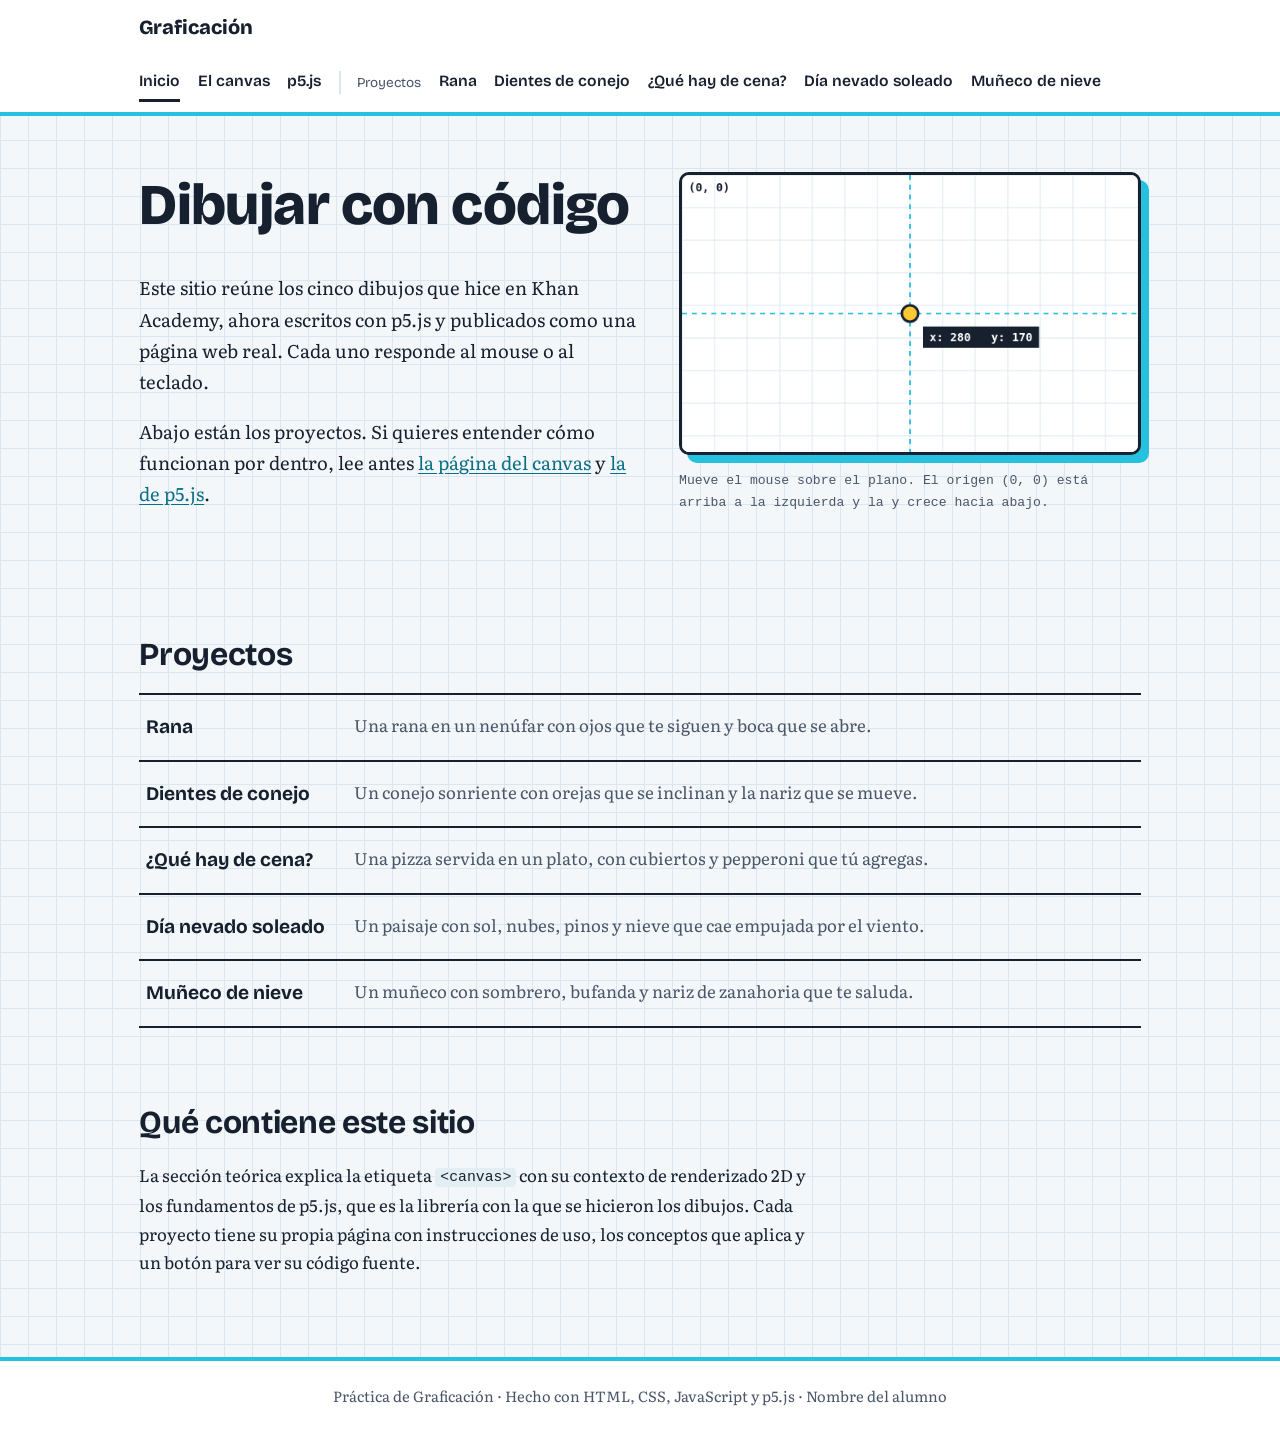
<file: index.html>
<!DOCTYPE html>
<html lang="es">
<head>
  <meta charset="utf-8" />
  <meta name="viewport" content="width=device-width, initial-scale=1.0" />
  <title>Inicio · Graficación</title>
  <link rel="preconnect" href="https://fonts.googleapis.com" />
  <link rel="preconnect" href="https://fonts.gstatic.com" crossorigin />
  <link rel="stylesheet" href="https://fonts.googleapis.com/css2?family=Bricolage+Grotesque:wght@600;700;800&family=Literata:ital,wght@0,400;0,600;1,400&display=swap" />
  <link rel="stylesheet" href="css/styles.css" />
  
</head>
<body>
  <header class="barra">
    <div class="barra-interior">
      <a class="marca" href="index.html">Graficación</a>
      <button class="boton-menu" id="boton-menu" aria-expanded="false" aria-controls="menu">Menú</button>
      <nav class="menu" id="menu" aria-label="Principal">
        <a href="index.html" aria-current="page">Inicio</a>
        <a href="canvas.html">El canvas</a>
        <a href="p5.html">p5.js</a>
        <span class="grupo">Proyectos</span>
        <a href="proyectos/rana.html">Rana</a>
        <a href="proyectos/dientes.html">Dientes de conejo</a>
        <a href="proyectos/cena.html">¿Qué hay de cena?</a>
        <a href="proyectos/nevado.html">Día nevado soleado</a>
        <a href="proyectos/muneco.html">Muñeco de nieve</a>
      </nav>
    </div>
  </header>
  <main>
    <section class="hero">
      <div>
        <h1>Dibujar con código</h1>
        <p class="intro">Este sitio reúne los cinco dibujos que hice en Khan Academy, ahora escritos con p5.js y
        publicados como una página web real. Cada uno responde al mouse o al teclado.</p>
        <p class="intro">Abajo están los proyectos. Si quieres entender cómo funcionan por dentro, lee antes
        <a href="canvas.html">la página del canvas</a> y <a href="p5.html">la de p5.js</a>.</p>
      </div>
      <div>
        <div class="lienzo-caja"><canvas id="plano" width="560" height="340" aria-label="Plano cartesiano que muestra las coordenadas del puntero"></canvas></div>
        <p class="pie-lienzo">Mueve el mouse sobre el plano. El origen (0, 0) está arriba a la izquierda y la y crece hacia abajo.</p>
      </div>
    </section>

    <h2>Proyectos</h2>
    <ul class="lista-proyectos">
      <li><a href="proyectos/rana.html"><span class="nombre">Rana</span><span class="desc">Una rana en un nenúfar con ojos que te siguen y boca que se abre.</span></a></li>
      <li><a href="proyectos/dientes.html"><span class="nombre">Dientes de conejo</span><span class="desc">Un conejo sonriente con orejas que se inclinan y la nariz que se mueve.</span></a></li>
      <li><a href="proyectos/cena.html"><span class="nombre">¿Qué hay de cena?</span><span class="desc">Una pizza servida en un plato, con cubiertos y pepperoni que tú agregas.</span></a></li>
      <li><a href="proyectos/nevado.html"><span class="nombre">Día nevado soleado</span><span class="desc">Un paisaje con sol, nubes, pinos y nieve que cae empujada por el viento.</span></a></li>
      <li><a href="proyectos/muneco.html"><span class="nombre">Muñeco de nieve</span><span class="desc">Un muñeco con sombrero, bufanda y nariz de zanahoria que te saluda.</span></a></li>
    </ul>

    <h2>Qué contiene este sitio</h2>
    <p>La sección teórica explica la etiqueta <code>&lt;canvas&gt;</code> con su contexto de renderizado 2D y los
    fundamentos de p5.js, que es la librería con la que se hicieron los dibujos. Cada proyecto tiene su propia
    página con instrucciones de uso, los conceptos que aplica y un botón para ver su código fuente.</p>

  </main>
  <footer>
    <!-- Cambia este texto por tu nombre, grupo y materia -->
    Práctica de Graficación · Hecho con HTML, CSS, JavaScript y p5.js · Nombre del alumno
  </footer>
  <script src="js/main.js"></script>
  
</body>
</html>
</file>
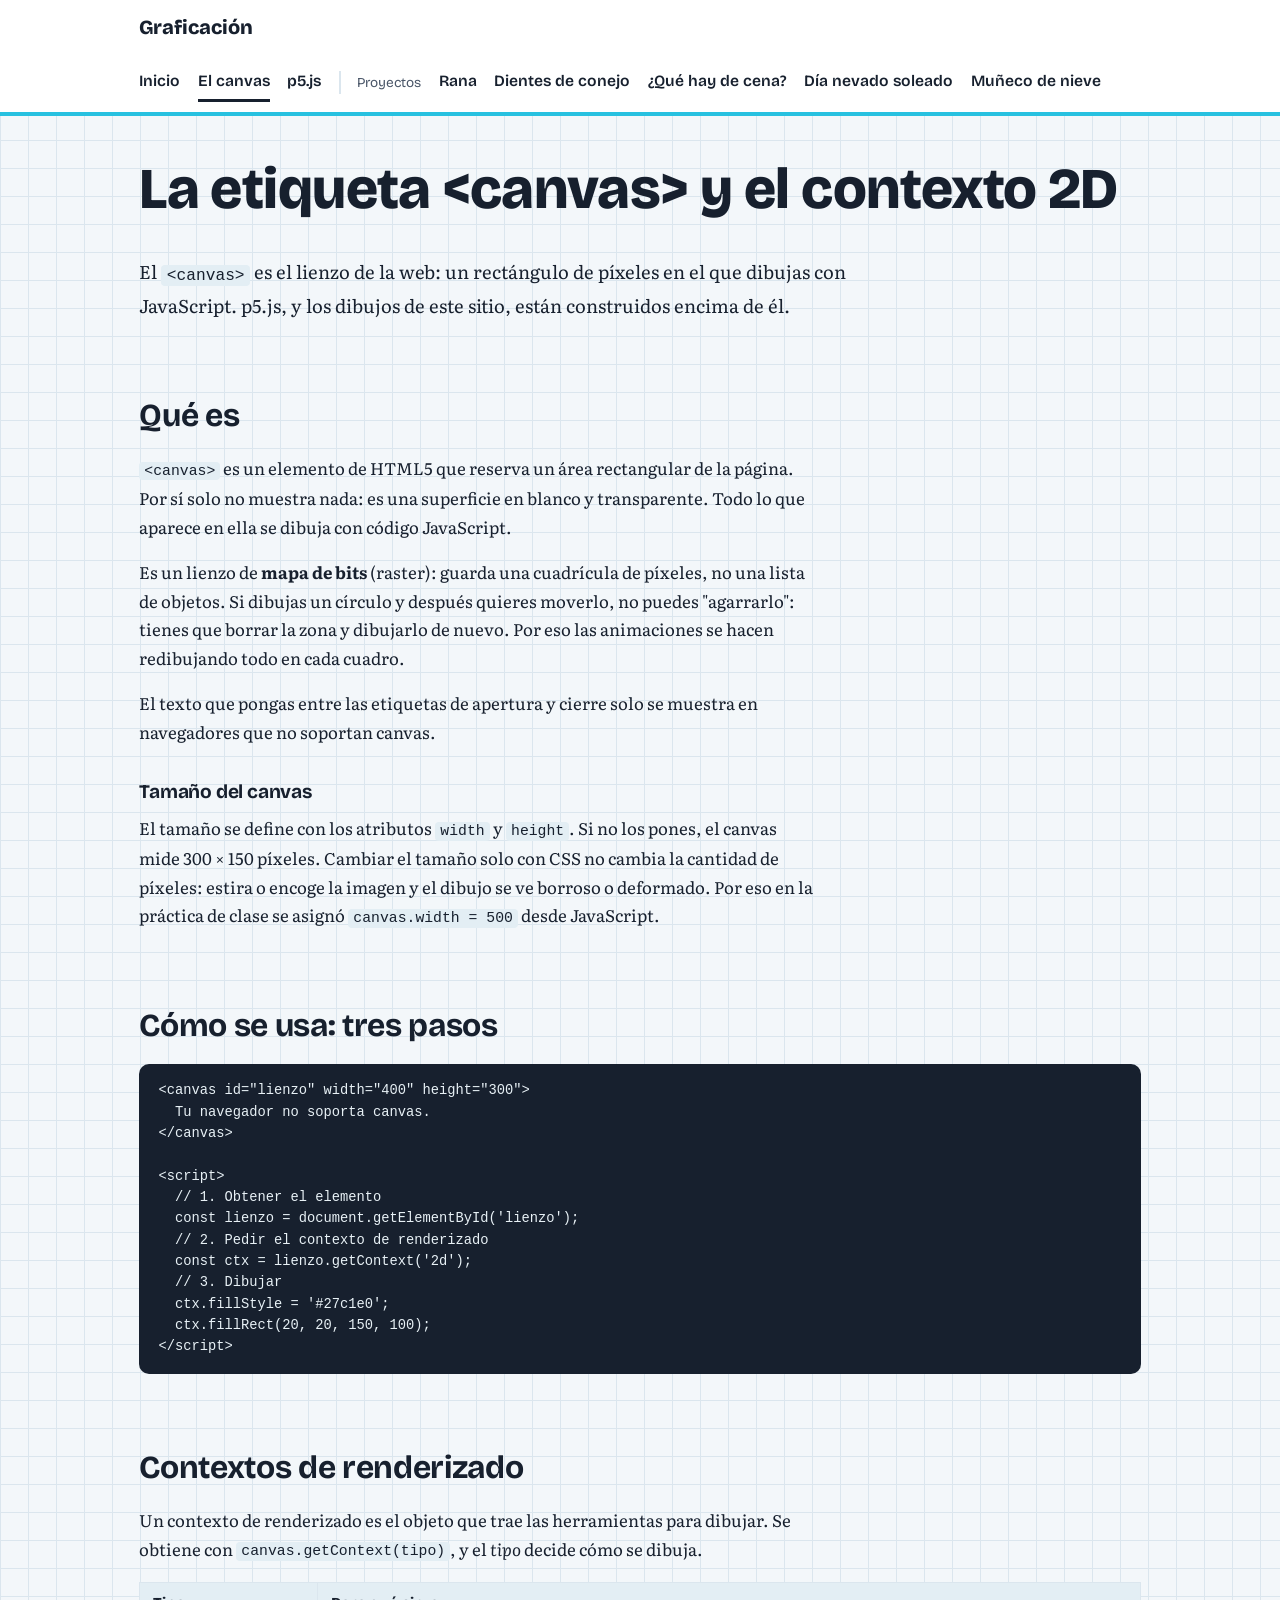
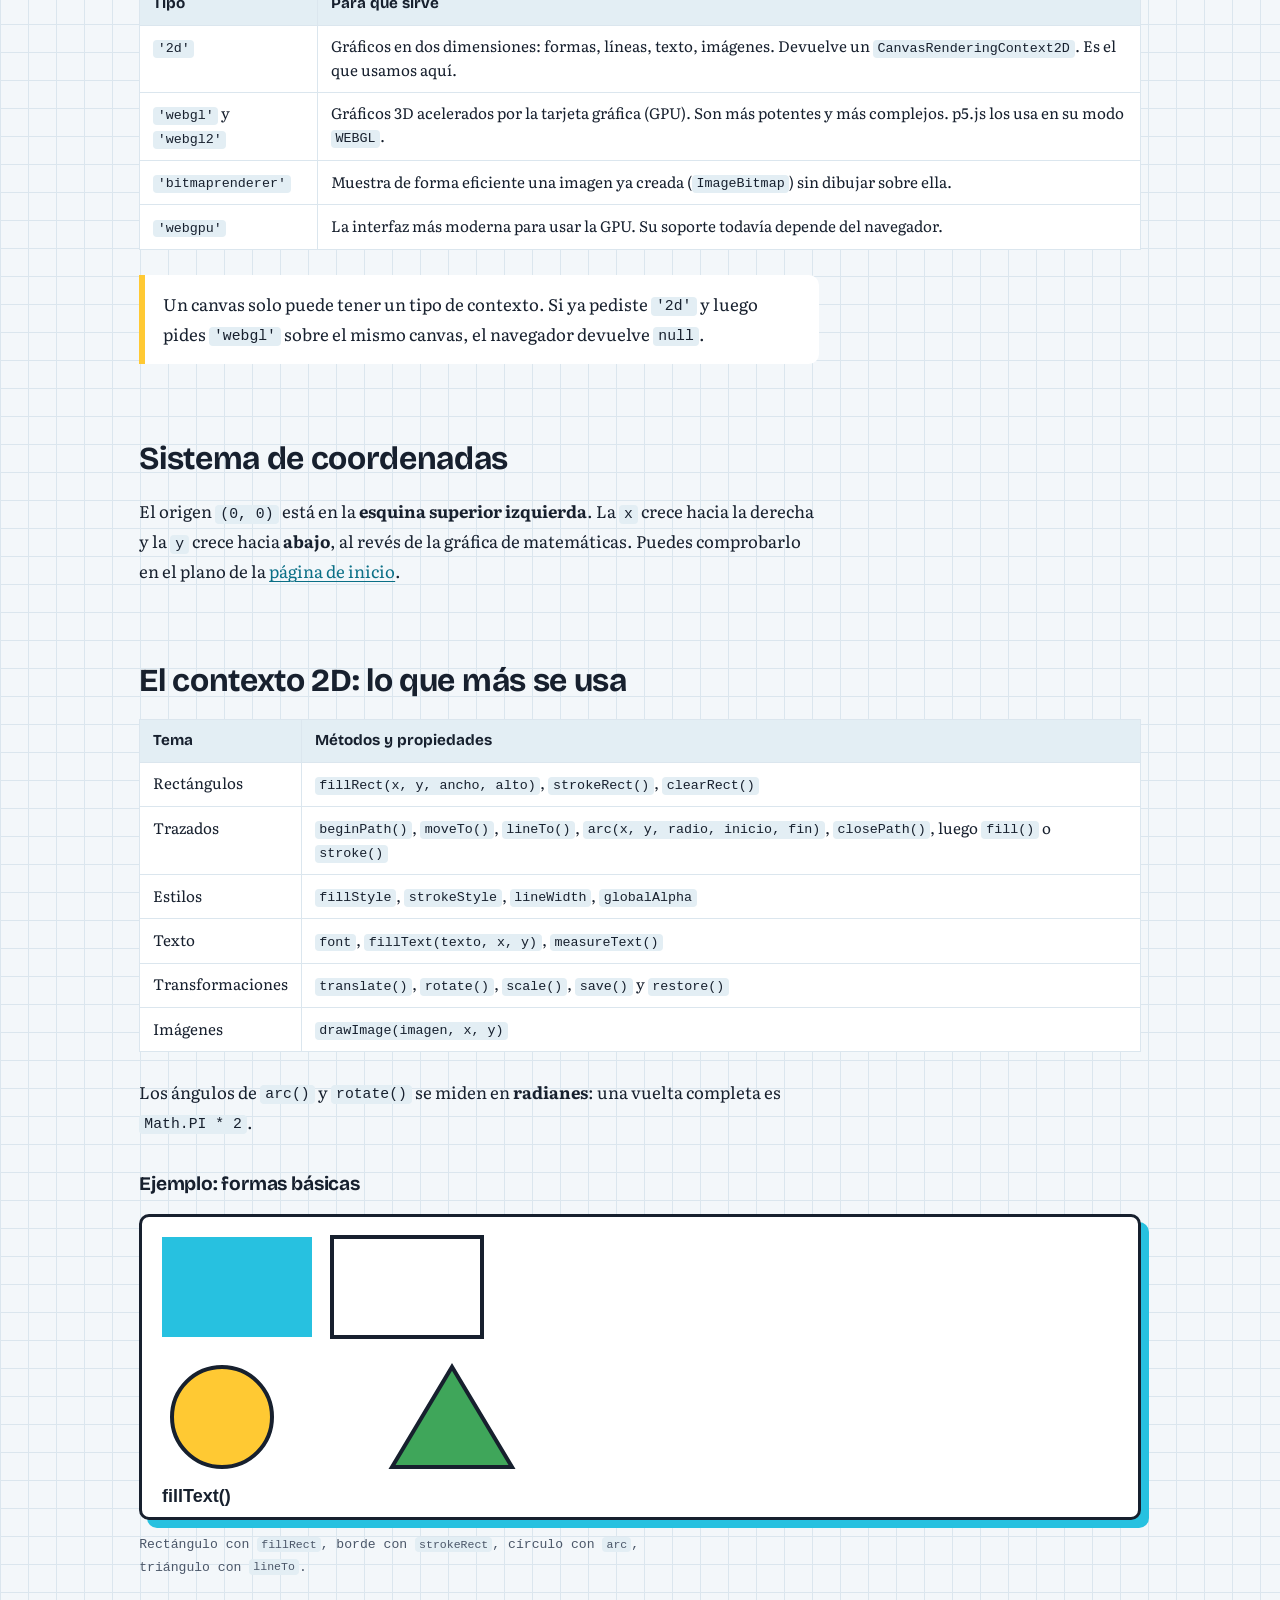
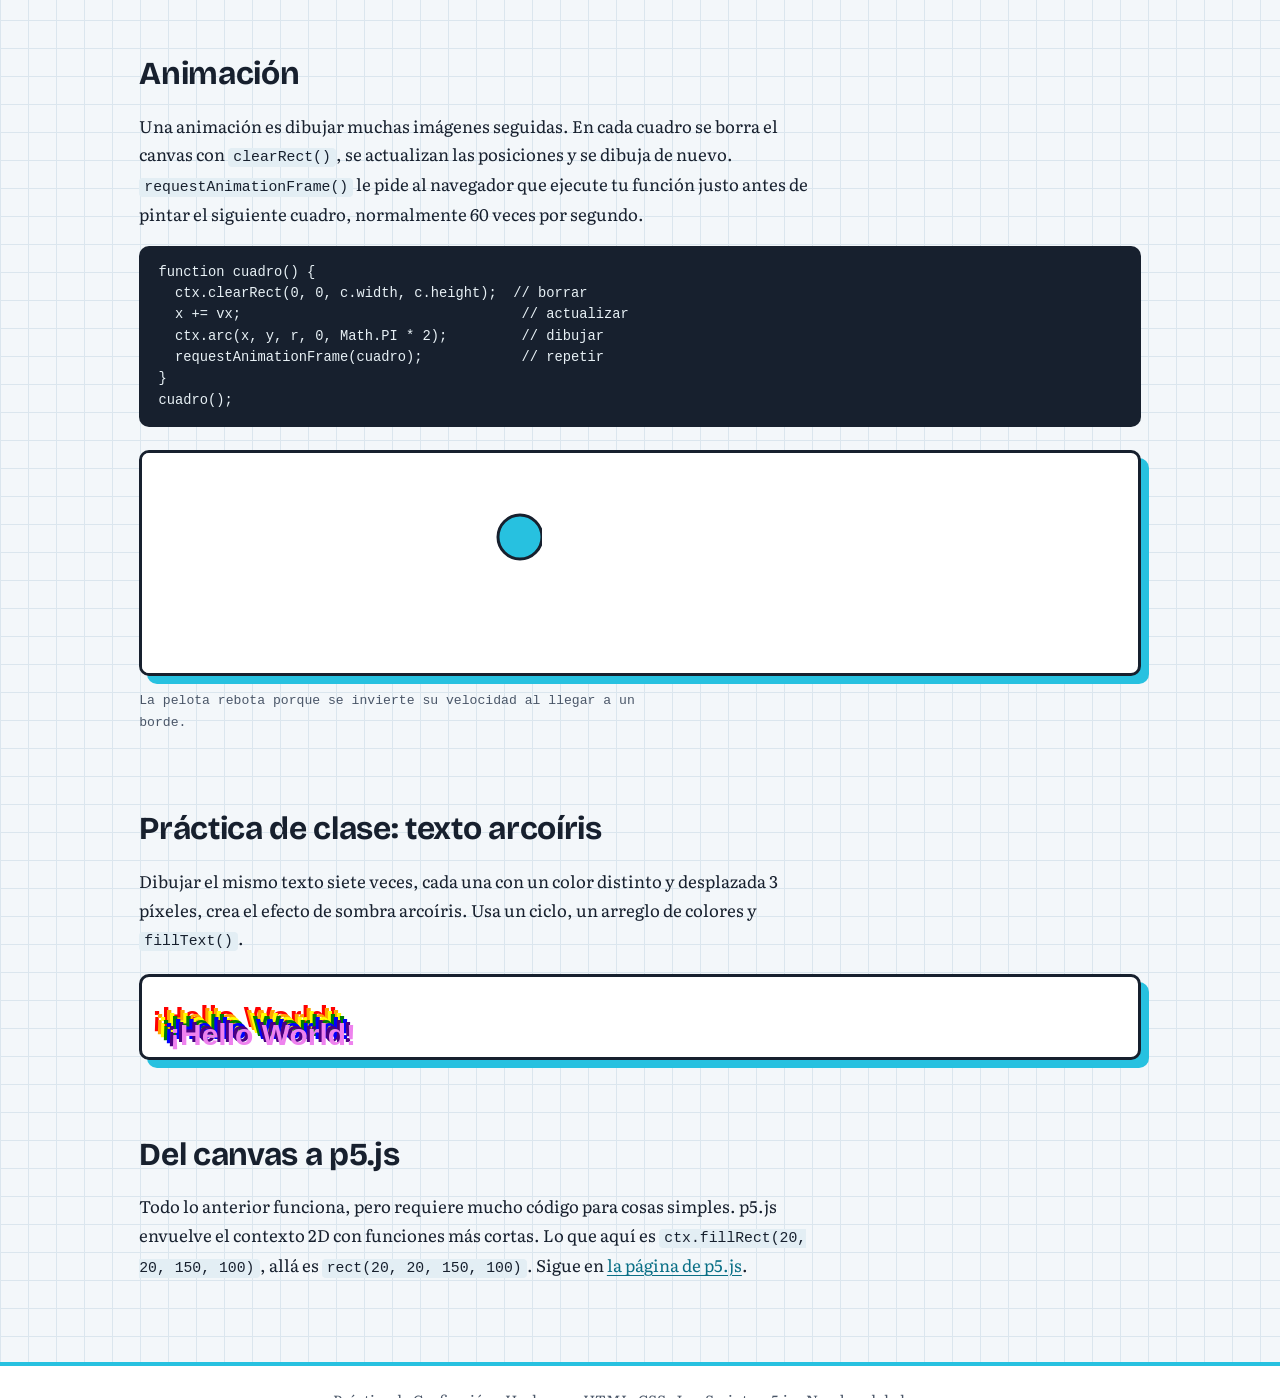
<file: canvas.html>
<!DOCTYPE html>
<html lang="es">
<head>
  <meta charset="utf-8" />
  <meta name="viewport" content="width=device-width, initial-scale=1.0" />
  <title>El canvas · Graficación</title>
  <link rel="preconnect" href="https://fonts.googleapis.com" />
  <link rel="preconnect" href="https://fonts.gstatic.com" crossorigin />
  <link rel="stylesheet" href="https://fonts.googleapis.com/css2?family=Bricolage+Grotesque:wght@600;700;800&family=Literata:ital,wght@0,400;0,600;1,400&display=swap" />
  <link rel="stylesheet" href="css/styles.css" />
  
</head>
<body>
  <header class="barra">
    <div class="barra-interior">
      <a class="marca" href="index.html">Graficación</a>
      <button class="boton-menu" id="boton-menu" aria-expanded="false" aria-controls="menu">Menú</button>
      <nav class="menu" id="menu" aria-label="Principal">
        <a href="index.html">Inicio</a>
        <a href="canvas.html" aria-current="page">El canvas</a>
        <a href="p5.html">p5.js</a>
        <span class="grupo">Proyectos</span>
        <a href="proyectos/rana.html">Rana</a>
        <a href="proyectos/dientes.html">Dientes de conejo</a>
        <a href="proyectos/cena.html">¿Qué hay de cena?</a>
        <a href="proyectos/nevado.html">Día nevado soleado</a>
        <a href="proyectos/muneco.html">Muñeco de nieve</a>
      </nav>
    </div>
  </header>
  <main>
    <h1>La etiqueta &lt;canvas&gt; y el contexto 2D</h1>
    <p class="intro">El <code>&lt;canvas&gt;</code> es el lienzo de la web: un rectángulo de píxeles en el que dibujas con JavaScript.
    p5.js, y los dibujos de este sitio, están construidos encima de él.</p>

    <h2>Qué es</h2>
    <p><code>&lt;canvas&gt;</code> es un elemento de HTML5 que reserva un área rectangular de la página. Por sí solo no muestra nada:
    es una superficie en blanco y transparente. Todo lo que aparece en ella se dibuja con código JavaScript.</p>
    <p>Es un lienzo de <strong>mapa de bits</strong> (raster): guarda una cuadrícula de píxeles, no una lista de objetos.
    Si dibujas un círculo y después quieres moverlo, no puedes "agarrarlo": tienes que borrar la zona y dibujarlo de nuevo.
    Por eso las animaciones se hacen redibujando todo en cada cuadro.</p>
    <p>El texto que pongas entre las etiquetas de apertura y cierre solo se muestra en navegadores que no soportan canvas.</p>

    <h3>Tamaño del canvas</h3>
    <p>El tamaño se define con los atributos <code>width</code> y <code>height</code>. Si no los pones, el canvas mide 300 × 150 píxeles.
    Cambiar el tamaño solo con CSS no cambia la cantidad de píxeles: estira o encoge la imagen y el dibujo se ve borroso o deformado.
    Por eso en la práctica de clase se asignó <code>canvas.width = 500</code> desde JavaScript.</p>

    <h2>Cómo se usa: tres pasos</h2>
<pre><code>&lt;canvas id="lienzo" width="400" height="300"&gt;
  Tu navegador no soporta canvas.
&lt;/canvas&gt;

&lt;script&gt;
  // 1. Obtener el elemento
  const lienzo = document.getElementById('lienzo');
  // 2. Pedir el contexto de renderizado
  const ctx = lienzo.getContext('2d');
  // 3. Dibujar
  ctx.fillStyle = '#27c1e0';
  ctx.fillRect(20, 20, 150, 100);
&lt;/script&gt;</code></pre>

    <h2>Contextos de renderizado</h2>
    <p>Un contexto de renderizado es el objeto que trae las herramientas para dibujar. Se obtiene con
    <code>canvas.getContext(tipo)</code>, y el <em>tipo</em> decide cómo se dibuja.</p>
    <div class="tabla-envoltura">
      <table>
        <thead><tr><th>Tipo</th><th>Para qué sirve</th></tr></thead>
        <tbody>
          <tr><td><code>'2d'</code></td><td>Gráficos en dos dimensiones: formas, líneas, texto, imágenes. Devuelve un <code>CanvasRenderingContext2D</code>. Es el que usamos aquí.</td></tr>
          <tr><td><code>'webgl'</code> y <code>'webgl2'</code></td><td>Gráficos 3D acelerados por la tarjeta gráfica (GPU). Son más potentes y más complejos. p5.js los usa en su modo <code>WEBGL</code>.</td></tr>
          <tr><td><code>'bitmaprenderer'</code></td><td>Muestra de forma eficiente una imagen ya creada (<code>ImageBitmap</code>) sin dibujar sobre ella.</td></tr>
          <tr><td><code>'webgpu'</code></td><td>La interfaz más moderna para usar la GPU. Su soporte todavía depende del navegador.</td></tr>
        </tbody>
      </table>
    </div>
    <div class="nota"><p>Un canvas solo puede tener un tipo de contexto. Si ya pediste <code>'2d'</code> y luego pides <code>'webgl'</code>
    sobre el mismo canvas, el navegador devuelve <code>null</code>.</p></div>

    <h2>Sistema de coordenadas</h2>
    <p>El origen <code>(0, 0)</code> está en la <strong>esquina superior izquierda</strong>. La <code>x</code> crece hacia la derecha
    y la <code>y</code> crece hacia <strong>abajo</strong>, al revés de la gráfica de matemáticas. Puedes comprobarlo en el plano
    de la <a href="index.html">página de inicio</a>.</p>

    <h2>El contexto 2D: lo que más se usa</h2>
    <div class="tabla-envoltura">
      <table>
        <thead><tr><th>Tema</th><th>Métodos y propiedades</th></tr></thead>
        <tbody>
          <tr><td>Rectángulos</td><td><code>fillRect(x, y, ancho, alto)</code>, <code>strokeRect()</code>, <code>clearRect()</code></td></tr>
          <tr><td>Trazados</td><td><code>beginPath()</code>, <code>moveTo()</code>, <code>lineTo()</code>, <code>arc(x, y, radio, inicio, fin)</code>, <code>closePath()</code>, luego <code>fill()</code> o <code>stroke()</code></td></tr>
          <tr><td>Estilos</td><td><code>fillStyle</code>, <code>strokeStyle</code>, <code>lineWidth</code>, <code>globalAlpha</code></td></tr>
          <tr><td>Texto</td><td><code>font</code>, <code>fillText(texto, x, y)</code>, <code>measureText()</code></td></tr>
          <tr><td>Transformaciones</td><td><code>translate()</code>, <code>rotate()</code>, <code>scale()</code>, <code>save()</code> y <code>restore()</code></td></tr>
          <tr><td>Imágenes</td><td><code>drawImage(imagen, x, y)</code></td></tr>
        </tbody>
      </table>
    </div>
    <p>Los ángulos de <code>arc()</code> y <code>rotate()</code> se miden en <strong>radianes</strong>: una vuelta completa es <code>Math.PI * 2</code>.</p>

    <h3>Ejemplo: formas básicas</h3>
    <div class="demo"><div class="lienzo-caja"><canvas id="demo-formas" width="400" height="300" aria-label="Rectángulos, círculo, triángulo y texto dibujados con canvas"></canvas></div></div>
    <p class="pie-lienzo">Rectángulo con <code>fillRect</code>, borde con <code>strokeRect</code>, círculo con <code>arc</code>, triángulo con <code>lineTo</code>.</p>

    <h2>Animación</h2>
    <p>Una animación es dibujar muchas imágenes seguidas. En cada cuadro se borra el canvas con <code>clearRect()</code>, se actualizan
    las posiciones y se dibuja de nuevo. <code>requestAnimationFrame()</code> le pide al navegador que ejecute tu función justo antes
    de pintar el siguiente cuadro, normalmente 60 veces por segundo.</p>
<pre><code>function cuadro() {
  ctx.clearRect(0, 0, c.width, c.height);  // borrar
  x += vx;                                  // actualizar
  ctx.arc(x, y, r, 0, Math.PI * 2);         // dibujar
  requestAnimationFrame(cuadro);            // repetir
}
cuadro();</code></pre>
    <div class="demo"><div class="lienzo-caja"><canvas id="demo-animacion" width="400" height="220" aria-label="Pelota que rebota en los bordes del canvas"></canvas></div></div>
    <p class="pie-lienzo">La pelota rebota porque se invierte su velocidad al llegar a un borde.</p>

    <h2>Práctica de clase: texto arcoíris</h2>
    <p>Dibujar el mismo texto siete veces, cada una con un color distinto y desplazada 3 píxeles, crea el efecto de sombra arcoíris.
    Usa un ciclo, un arreglo de colores y <code>fillText()</code>.</p>
    <div class="demo"><div class="lienzo-caja"><canvas id="demo-arcoiris" width="500" height="80" aria-label="Texto Hello World con efecto arcoíris"></canvas></div></div>

    <h2>Del canvas a p5.js</h2>
    <p>Todo lo anterior funciona, pero requiere mucho código para cosas simples. p5.js envuelve el contexto 2D con funciones más cortas.
    Lo que aquí es <code>ctx.fillRect(20, 20, 150, 100)</code>, allá es <code>rect(20, 20, 150, 100)</code>.
    Sigue en <a href="p5.html">la página de p5.js</a>.</p>

  </main>
  <footer>
    <!-- Cambia este texto por tu nombre, grupo y materia -->
    Práctica de Graficación · Hecho con HTML, CSS, JavaScript y p5.js · Nombre del alumno
  </footer>
  <script src="js/main.js"></script>
  <script src="js/canvas-demos.js"></script>
</body>
</html>
</file>
<file: css/styles.css>
:root {
  --papel: #f3f7fa;
  --linea: #dbe6ee;
  --tinta: #17202e;
  --tinta-suave: #4a5668;
  --cian: #27c1e0;
  --cian-oscuro: #0a6f86;
  --sol: #ffc933;
  --hoja: #3fa65a;
  --blanco: #ffffff;
  --radio: 10px;
  --fuente-titulo: "Bricolage Grotesque", "Trebuchet MS", system-ui, sans-serif;
  --fuente-texto: "Literata", Georgia, "Times New Roman", serif;
  --fuente-codigo: ui-monospace, "Cascadia Code", Consolas, Menlo, monospace;
}

*, *::before, *::after { box-sizing: border-box; }

html { scroll-padding-top: 5rem; }

body {
  margin: 0;
  font-family: var(--fuente-texto);
  font-size: 1.05rem;
  line-height: 1.7;
  color: var(--tinta);
  background-color: var(--papel);
  /* Papel cuadriculado: recuerda el plano cartesiano del canvas */
  background-image:
    linear-gradient(var(--linea) 1px, transparent 1px),
    linear-gradient(90deg, var(--linea) 1px, transparent 1px);
  background-size: 28px 28px;
}

h1, h2, h3 {
  font-family: var(--fuente-titulo);
  line-height: 1.15;
  margin: 0 0 .6em;
  letter-spacing: -0.01em;
}
h1 { font-size: clamp(2.2rem, 6vw, 3.6rem); font-weight: 800; }
h2 { font-size: clamp(1.5rem, 3.5vw, 2rem); font-weight: 700; margin-top: 2.4em; }
h3 { font-size: 1.2rem; font-weight: 700; margin-top: 1.8em; }

p { margin: 0 0 1em; max-width: 68ch; }
a { color: var(--cian-oscuro); text-underline-offset: 3px; }
a:hover { color: var(--tinta); }

:focus-visible {
  outline: 3px solid var(--tinta);
  outline-offset: 3px;
  border-radius: 4px;
}

code {
  font-family: var(--fuente-codigo);
  font-size: .88em;
  background: #e3eef4;
  padding: .1em .35em;
  border-radius: 4px;
}

pre {
  font-family: var(--fuente-codigo);
  font-size: .86rem;
  line-height: 1.55;
  background: var(--tinta);
  color: #e8f1f6;
  padding: 1rem 1.2rem;
  border-radius: var(--radio);
  overflow-x: auto;
  margin: 1rem 0 1.4rem;
}
pre code { background: none; padding: 0; color: inherit; font-size: inherit; }

/* ---------- Barra de navegación ---------- */
.barra {
  position: sticky;
  top: 0;
  z-index: 10;
  background: var(--blanco);
  border-bottom: 4px solid var(--cian);
}
.barra-interior {
  max-width: 1040px;
  margin: 0 auto;
  padding: .6rem 1.2rem;
  display: flex;
  align-items: center;
  gap: 1.2rem;
  flex-wrap: wrap;
}
.marca {
  font-family: var(--fuente-titulo);
  font-weight: 800;
  font-size: 1.25rem;
  color: var(--tinta);
  text-decoration: none;
  margin-right: auto;
}
.boton-menu {
  display: none;
  font: inherit;
  font-family: var(--fuente-titulo);
  font-weight: 600;
  background: var(--tinta);
  color: var(--blanco);
  border: 0;
  border-radius: 8px;
  padding: .45rem .9rem;
  cursor: pointer;
}
.menu { display: flex; flex-wrap: wrap; gap: .2rem 1.1rem; align-items: center; }
.menu a {
  font-family: var(--fuente-titulo);
  font-weight: 600;
  font-size: .98rem;
  color: var(--tinta);
  text-decoration: none;
  padding: .3rem 0;
  border-bottom: 3px solid transparent;
}
.menu a:hover { border-bottom-color: var(--cian); }
.menu a[aria-current="page"] { border-bottom-color: var(--tinta); }
.menu .grupo {
  font-family: var(--fuente-titulo);
  font-size: .85rem;
  color: var(--tinta-suave);
  padding-left: 1rem;
  border-left: 2px solid var(--linea);
}

@media (max-width: 860px) {
  .boton-menu { display: inline-block; }
  .menu { display: none; width: 100%; flex-direction: column; align-items: flex-start; padding: .4rem 0 .6rem; }
  .menu.abierto { display: flex; }
  .menu .grupo { border-left: 0; padding-left: 0; margin-top: .4rem; }
}

/* ---------- Estructura general ---------- */
main { max-width: 1040px; margin: 0 auto; padding: 2.5rem 1.2rem 4rem; }

.intro { max-width: 68ch; font-size: 1.15rem; }

.hero {
  display: grid;
  grid-template-columns: 1.1fr 1fr;
  gap: 2rem;
  align-items: center;
  padding: 1rem 0 2rem;
}
@media (max-width: 860px) { .hero { grid-template-columns: 1fr; } }

.lienzo-caja {
  background: var(--blanco);
  border: 3px solid var(--tinta);
  border-radius: var(--radio);
  box-shadow: 8px 8px 0 var(--cian);
  line-height: 0;
  overflow: hidden;
  max-width: 100%;
}
.lienzo-caja canvas { max-width: 100%; height: auto; display: block; }
.pie-lienzo {
  font-family: var(--fuente-codigo);
  font-size: .82rem;
  color: var(--tinta-suave);
  margin-top: .9rem;
}

/* Lista de proyectos en la portada */
.lista-proyectos { list-style: none; padding: 0; margin: 1rem 0 0; border-top: 2px solid var(--tinta); }
.lista-proyectos li { border-bottom: 2px solid var(--tinta); }
.lista-proyectos a {
  display: grid;
  grid-template-columns: 12rem 1fr;
  gap: 1rem;
  padding: 1rem .4rem;
  text-decoration: none;
  color: var(--tinta);
}
.lista-proyectos a:hover { background: var(--blanco); }
.lista-proyectos .nombre { font-family: var(--fuente-titulo); font-weight: 700; font-size: 1.2rem; }
.lista-proyectos .desc { color: var(--tinta-suave); }
@media (max-width: 640px) { .lista-proyectos a { grid-template-columns: 1fr; gap: .2rem; } }

/* Bloques de teoría */
.nota {
  background: var(--blanco);
  border-left: 6px solid var(--sol);
  padding: .9rem 1.1rem;
  border-radius: 0 var(--radio) var(--radio) 0;
  max-width: 68ch;
  margin: 1.2rem 0;
}
.nota p:last-child { margin-bottom: 0; }

.tabla-envoltura { overflow-x: auto; margin: 1rem 0 1.6rem; }
table { border-collapse: collapse; width: 100%; background: var(--blanco); font-size: .95rem; }
th, td { text-align: left; padding: .6rem .8rem; border: 1px solid var(--linea); vertical-align: top; line-height: 1.5; }
th { font-family: var(--fuente-titulo); background: #e3eef4; }

.demo { margin: 1.2rem 0 .4rem; }

/* ---------- Páginas de proyecto ---------- */
.proyecto {
  display: grid;
  grid-template-columns: auto 1fr;
  gap: 2.4rem;
  align-items: start;
  margin-top: 1.4rem;
}
@media (max-width: 900px) { .proyecto { grid-template-columns: 1fr; } }
.proyecto h2:first-child { margin-top: 0; }
.proyecto ul { padding-left: 1.2rem; margin: 0 0 1rem; }
.proyecto li { margin-bottom: .4rem; }

.boton {
  font-family: var(--fuente-titulo);
  font-weight: 600;
  font-size: 1rem;
  background: var(--tinta);
  color: var(--blanco);
  border: 0;
  border-radius: 8px;
  padding: .6rem 1.1rem;
  cursor: pointer;
}
.boton:hover { background: var(--cian-oscuro); }

.navegacion-proyectos {
  display: flex;
  justify-content: space-between;
  gap: 1rem;
  flex-wrap: wrap;
  margin-top: 3rem;
  padding-top: 1.2rem;
  border-top: 2px solid var(--tinta);
  font-family: var(--fuente-titulo);
  font-weight: 600;
}

footer {
  border-top: 4px solid var(--cian);
  background: var(--blanco);
  padding: 1.4rem 1.2rem;
  text-align: center;
  font-size: .92rem;
  color: var(--tinta-suave);
}

@media (prefers-reduced-motion: reduce) { * { scroll-behavior: auto !important; } }

/* ---------- Página del DOM ---------- */
.panel-demo {
  background: var(--blanco);
  border: 2px solid var(--tinta);
  border-radius: var(--radio);
  padding: 1rem 1.2rem;
  margin: 1rem 0 1.4rem;
  max-width: 560px;
}
.panel-demo h3 { margin-top: 0; }
.panel-demo label { font-family: var(--fuente-titulo); font-weight: 600; margin-right: .5rem; }
.panel-demo input[type="text"] {
  font: inherit;
  padding: .4rem .6rem;
  border: 2px solid var(--tinta);
  border-radius: 8px;
  max-width: 100%;
}
.panel-demo ul { margin: .8rem 0 0; padding-left: 1.2rem; }
.panel-demo li { cursor: pointer; }
.panel-demo li:hover { text-decoration: line-through; }
.acciones { display: flex; flex-wrap: wrap; gap: .6rem; align-items: center; margin-bottom: .8rem; }
.resaltado { background: var(--sol); padding: .1em .4em; border-radius: 6px; }

/* ---------- Inspector del DOM ---------- */
:root { --conector: #64748b; --panel: #0e1627; --caja: #1e293b; --borde-caja: #5bbcf5; --texto-tenue: #9fb0c6; }

.paginas { display: flex; flex-wrap: wrap; gap: .5rem; margin: .8rem 0 1.4rem; }
.chip {
  font-family: var(--fuente-titulo);
  font-weight: 600;
  font-size: .95rem;
  background: var(--blanco);
  color: var(--tinta);
  border: 2px solid var(--tinta);
  border-radius: 999px;
  padding: .35rem .95rem;
  cursor: pointer;
}
.chip:hover { background: #e3eef4; }
.chip[aria-pressed="true"] { background: var(--tinta); color: var(--blanco); border-color: var(--tinta); }

.herramientas { display: flex; flex-wrap: wrap; gap: .6rem; align-items: center; margin-bottom: .8rem; }
.estado-inspector { font-family: var(--fuente-codigo); font-size: .82rem; color: var(--tinta-suave); margin: 0 0 .8rem; max-width: none; }

.inspector-panel { background: var(--panel); border: 3px solid var(--tinta); border-radius: 16px; }
.arbol-scroll { overflow: auto; max-height: 78vh; padding: 1.4rem 1rem 1.8rem; }
.arbol { width: max-content; margin: 0 auto; }

.arbol ul { list-style: none; margin: 0; padding: 22px 0 0; display: flex; justify-content: center; position: relative; }
.arbol > ul { padding-top: 0; }
.arbol ul.cerrado { display: none; }
.arbol li { position: relative; display: flex; flex-direction: column; align-items: center; padding: 22px 8px 0; }
.arbol > ul > li { padding-top: 0; }
.arbol li::before, .arbol li::after {
  content: ""; position: absolute; top: 0; right: 50%; width: 50%; height: 22px;
  border-top: 2px solid var(--conector);
}
.arbol li::after { right: auto; left: 50%; border-left: 2px solid var(--conector); }
.arbol li:only-child::before, .arbol li:only-child::after { display: none; }
.arbol li:only-child { padding-top: 0; }
.arbol li:first-child::before, .arbol li:last-child::after { border: 0 none; }
.arbol li:last-child::before { border-right: 2px solid var(--conector); border-radius: 0 8px 0 0; }
.arbol li:first-child::after { border-radius: 8px 0 0 0; }
.arbol ul ul::before { content: ""; position: absolute; top: 0; left: 50%; border-left: 2px solid var(--conector); height: 22px; }
.arbol > ul > li::before, .arbol > ul > li::after { display: none; }

.nodo {
  font-family: var(--fuente-codigo);
  font-size: .85rem;
  font-weight: 700;
  background: var(--caja);
  color: #ffffff;
  border: 2px solid var(--borde-caja);
  border-radius: 10px;
  padding: .45rem .8rem;
  min-width: 88px;
  cursor: pointer;
  display: flex;
  flex-direction: column;
  align-items: center;
  gap: 2px;
  position: relative;
  z-index: 1;
}
.nodo .sub { font-size: .72rem; font-weight: 400; color: var(--texto-tenue); }
.nodo .marca { font-size: .72rem; font-weight: 400; color: var(--borde-caja); }
.nodo:hover { background: #2a3a55; }
.nodo.virtual { border-style: dashed; }
.nodo.seleccionado { border-color: var(--sol); box-shadow: 0 0 0 3px rgba(255, 201, 51, .35); }
.nodo:focus-visible { outline: 3px solid var(--sol); outline-offset: 3px; }

.detalle {
  background: var(--blanco);
  border: 2px solid var(--tinta);
  border-radius: var(--radio);
  padding: 1rem 1.2rem;
  margin-top: 1rem;
}
.detalle h3 { margin: 0 0 .6rem; font-family: var(--fuente-codigo); }
.detalle dl { display: grid; grid-template-columns: 11rem 1fr; gap: .4rem 1rem; margin: 0; }
.detalle dt { font-family: var(--fuente-titulo); font-weight: 700; }
.detalle dd { margin: 0; overflow-wrap: anywhere; }
.detalle dd ul { margin: 0; padding-left: 1.1rem; font-family: var(--fuente-codigo); font-size: .85rem; }
@media (max-width: 640px) { .detalle dl { grid-template-columns: 1fr; } }

.leyenda { display: flex; flex-wrap: wrap; gap: 1rem 2rem; list-style: none; padding: 0; margin: 1rem 0; }
.leyenda li { display: flex; align-items: center; gap: .6rem; }
.muestra { display: inline-block; width: 46px; height: 24px; background: var(--caja); border: 2px solid var(--borde-caja); border-radius: 8px; flex: none; }
.muestra.discontinua { border-style: dashed; }
.muestra.activa { border-color: var(--sol); }

/* ---------- Controles de las animaciones ---------- */
.controles { display: flex; flex-wrap: wrap; gap: .8rem 1.2rem; align-items: center; margin-top: 1rem; }
.casilla { display: inline-flex; align-items: center; gap: .5rem; font-family: var(--fuente-titulo); font-weight: 600; cursor: pointer; }
.casilla input { width: 1.15rem; height: 1.15rem; accent-color: var(--tinta); cursor: pointer; }
</file>
